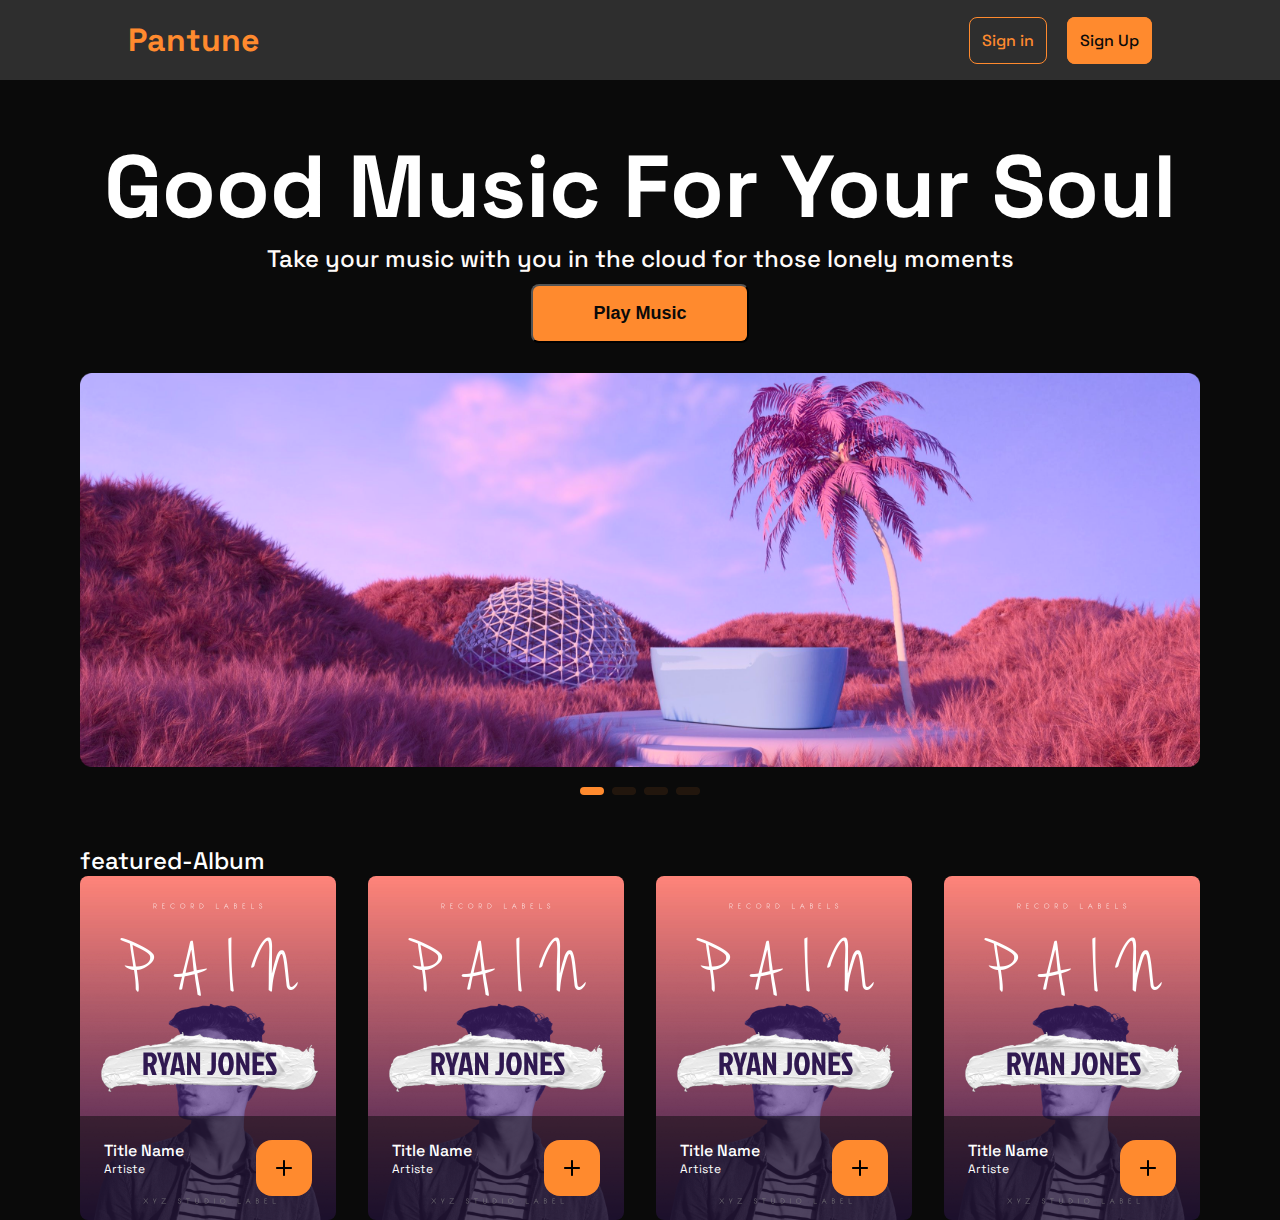
<file: index.html>
<!DOCTYPE html>
<html lang="en">
  <head>
    <meta charset="UTF-8" />
    <meta http-equiv="X-UA-Compatible" content="IE=edge" />
    <meta name="viewport" content="width=device-width, initial-scale=1.0" />
    <link rel="stylesheet" href="/styles/index.css" />
    <title>Pantunes</title>
  </head>

  <body>
    <nav class="nav-bar">
      <div class="nav-title">Pantune</div>
      <div class="nav-btn">
        <a href="/signin.html" class="btn-1">Sign in</a>
        <a class="btn-2" href="/signup.html">Sign Up </a>
      </div>
    </nav>
    <header class="heading-container">
      <div class="title-container">
        <h1 class="heading-text">Good Music For Your Soul</h1>
        <p class="heading-desc">
          Take your music with you in the cloud for those lonely moments
        </p>
      </div>
      <div class="btn-container">
        <button class="heading-btn">Play Music</button>
      </div>
    </header>
    <div class="slider-div">
      <img
        id="slide-image"
        class="slide-image"
        src="./images/Slider.png"
        alt="Slider-image"
      />
      <div id="indicator-container">
        <div class="active-slider"></div>
        <div class="slide-indicator"></div>
        <div class="slide-indicator"></div>
        <div class="slide-indicator"></div>
      </div>
    </div>
    <section id="featured-section">
      <div class="section-container">
        <div class="section-title">featured-Album</div>
        <div class="section-card">
          <div class="card-item">
            <div class="overlay">
              <div class="overlay-text">
                <p class="title">Title Name</p>
                <p class="artiste">Artiste</p>
              </div>
              <div class="overlay-icon">
                <svg
                  width="16"
                  height="16"
                  viewBox="0 0 16 16"
                  fill="none"
                  xmlns="http://www.w3.org/2000/svg"
                >
                  <path
                    d="M15 7H9V1C9 0.734784 8.89464 0.48043 8.70711 0.292893C8.51957 0.105357 8.26522 0 8 0C7.73478 0 7.48043 0.105357 7.29289 0.292893C7.10536 0.48043 7 0.734784 7 1V7H1C0.734784 7 0.48043 7.10536 0.292893 7.29289C0.105357 7.48043 0 7.73478 0 8C0 8.26522 0.105357 8.51957 0.292893 8.70711C0.48043 8.89464 0.734784 9 1 9H7V15C7 15.2652 7.10536 15.5196 7.29289 15.7071C7.48043 15.8946 7.73478 16 8 16C8.26522 16 8.51957 15.8946 8.70711 15.7071C8.89464 15.5196 9 15.2652 9 15V9H15C15.2652 9 15.5196 8.89464 15.7071 8.70711C15.8946 8.51957 16 8.26522 16 8C16 7.73478 15.8946 7.48043 15.7071 7.29289C15.5196 7.10536 15.2652 7 15 7Z"
                    fill="black"
                  />
                </svg>
              </div>
            </div>
          </div>
          <div class="card-item">
            <div class="overlay">
              <div class="overlay-text">
                <p class="title">Title Name</p>
                <p class="artiste">Artiste</p>
              </div>
              <div class="overlay-icon">
                <svg
                  width="16"
                  height="16"
                  viewBox="0 0 16 16"
                  fill="none"
                  xmlns="http://www.w3.org/2000/svg"
                >
                  <path
                    d="M15 7H9V1C9 0.734784 8.89464 0.48043 8.70711 0.292893C8.51957 0.105357 8.26522 0 8 0C7.73478 0 7.48043 0.105357 7.29289 0.292893C7.10536 0.48043 7 0.734784 7 1V7H1C0.734784 7 0.48043 7.10536 0.292893 7.29289C0.105357 7.48043 0 7.73478 0 8C0 8.26522 0.105357 8.51957 0.292893 8.70711C0.48043 8.89464 0.734784 9 1 9H7V15C7 15.2652 7.10536 15.5196 7.29289 15.7071C7.48043 15.8946 7.73478 16 8 16C8.26522 16 8.51957 15.8946 8.70711 15.7071C8.89464 15.5196 9 15.2652 9 15V9H15C15.2652 9 15.5196 8.89464 15.7071 8.70711C15.8946 8.51957 16 8.26522 16 8C16 7.73478 15.8946 7.48043 15.7071 7.29289C15.5196 7.10536 15.2652 7 15 7Z"
                    fill="black"
                  />
                </svg>
              </div>
            </div>
          </div>
          <div class="card-item">
            <div class="overlay">
              <div class="overlay-text">
                <p class="title">Title Name</p>
                <p class="artiste">Artiste</p>
              </div>
              <div class="overlay-icon">
                <svg
                  width="16"
                  height="16"
                  viewBox="0 0 16 16"
                  fill="none"
                  xmlns="http://www.w3.org/2000/svg"
                >
                  <path
                    d="M15 7H9V1C9 0.734784 8.89464 0.48043 8.70711 0.292893C8.51957 0.105357 8.26522 0 8 0C7.73478 0 7.48043 0.105357 7.29289 0.292893C7.10536 0.48043 7 0.734784 7 1V7H1C0.734784 7 0.48043 7.10536 0.292893 7.29289C0.105357 7.48043 0 7.73478 0 8C0 8.26522 0.105357 8.51957 0.292893 8.70711C0.48043 8.89464 0.734784 9 1 9H7V15C7 15.2652 7.10536 15.5196 7.29289 15.7071C7.48043 15.8946 7.73478 16 8 16C8.26522 16 8.51957 15.8946 8.70711 15.7071C8.89464 15.5196 9 15.2652 9 15V9H15C15.2652 9 15.5196 8.89464 15.7071 8.70711C15.8946 8.51957 16 8.26522 16 8C16 7.73478 15.8946 7.48043 15.7071 7.29289C15.5196 7.10536 15.2652 7 15 7Z"
                    fill="black"
                  />
                </svg>
              </div>
            </div>
          </div>
          <div class="card-item">
            <div class="overlay">
              <div class="overlay-text">
                <p class="title">Title Name</p>
                <p class="artiste">Artiste</p>
              </div>
              <div class="overlay-icon">
                <svg
                  width="16"
                  height="16"
                  viewBox="0 0 16 16"
                  fill="none"
                  xmlns="http://www.w3.org/2000/svg"
                >
                  <path
                    d="M15 7H9V1C9 0.734784 8.89464 0.48043 8.70711 0.292893C8.51957 0.105357 8.26522 0 8 0C7.73478 0 7.48043 0.105357 7.29289 0.292893C7.10536 0.48043 7 0.734784 7 1V7H1C0.734784 7 0.48043 7.10536 0.292893 7.29289C0.105357 7.48043 0 7.73478 0 8C0 8.26522 0.105357 8.51957 0.292893 8.70711C0.48043 8.89464 0.734784 9 1 9H7V15C7 15.2652 7.10536 15.5196 7.29289 15.7071C7.48043 15.8946 7.73478 16 8 16C8.26522 16 8.51957 15.8946 8.70711 15.7071C8.89464 15.5196 9 15.2652 9 15V9H15C15.2652 9 15.5196 8.89464 15.7071 8.70711C15.8946 8.51957 16 8.26522 16 8C16 7.73478 15.8946 7.48043 15.7071 7.29289C15.5196 7.10536 15.2652 7 15 7Z"
                    fill="black"
                  />
                </svg>
              </div>
            </div>
          </div>
        </div>
      </div>
    </section>
  </body>
  <script src="script.js"></script>
</html>
</file>
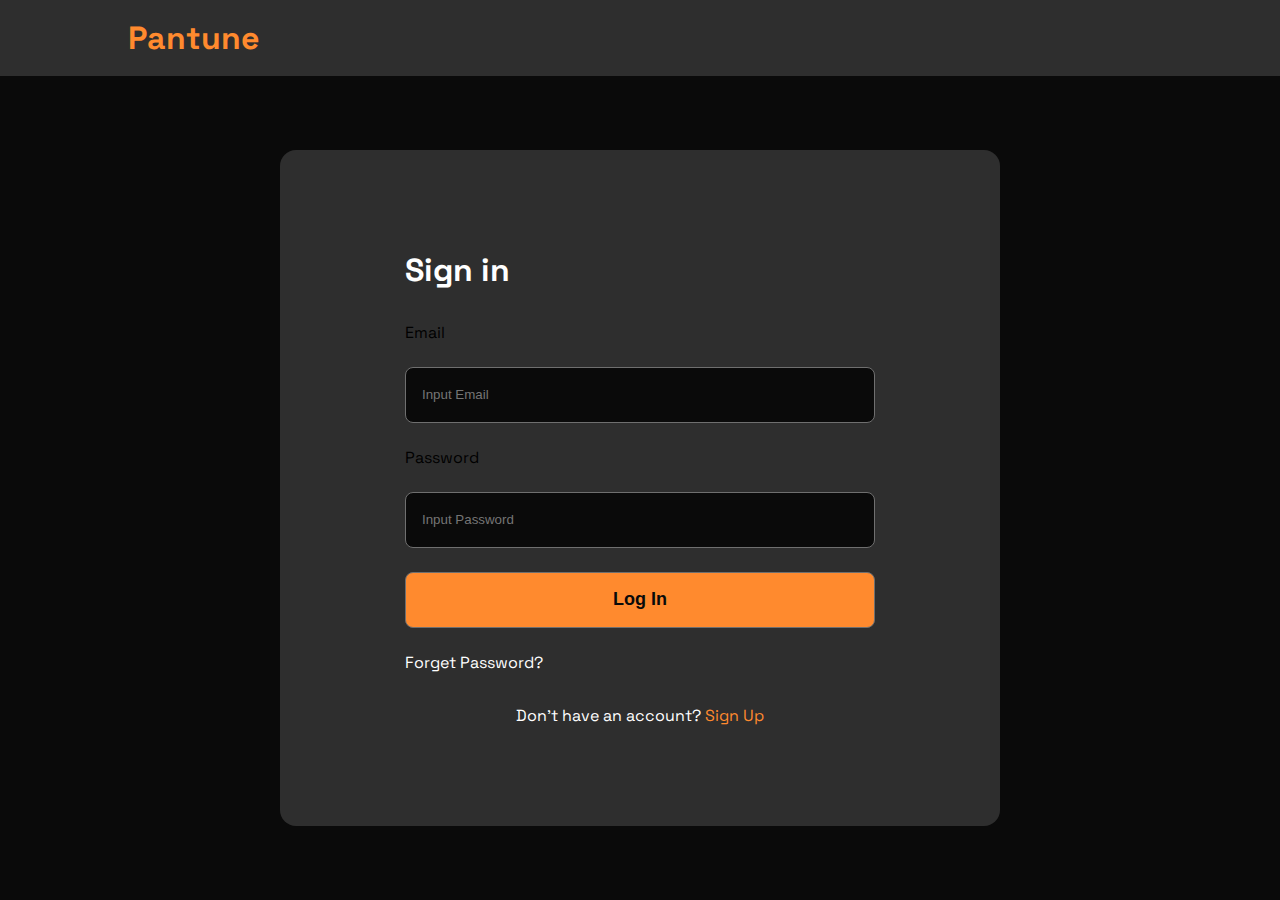
<file: signin.html>
<!DOCTYPE html>
<html lang="en">
  <head>
    <meta charset="UTF-8" />
    <meta http-equiv="X-UA-Compatible" content="IE=edge" />
    <meta name="viewport" content="width=device-width, initial-scale=1.0" />
    <link rel="stylesheet" href="/styles/signup.css" />
    <title>Document</title>
  </head>
  <body>
    <nav class="nav-bar">
      <div class="nav-title">Pantune</div>
    </nav>
    <main class="main-container">
      <div class="container-content">
        <div class="header-title">Sign in</div>
        <form>
          <div class="form-control">
            <p class="form-control">Email</p>
            <input
              type="email"
              name="email"
              id="email"
              placeholder="Input Email"
              required
            />
          </div>
          <div class="form-control">
            <p class="form-control">Password</p>
            <input
              type="password"
              name="Password"
              id="Password"
              placeholder="Input Password"
              required
            />
          </div>
          <div class="form-control">
            <input type="submit" value="Log In" />
          </div>
          <p class="forget-para">Forget Password?</p>

          <p class="create-link">
            Don't have an account? <a href="signup.html">Sign Up </a>
          </p>
        </form>
      </div>
    </main>
  </body>
  <script src="/styles/signin.css"></script>
</html>
</file>
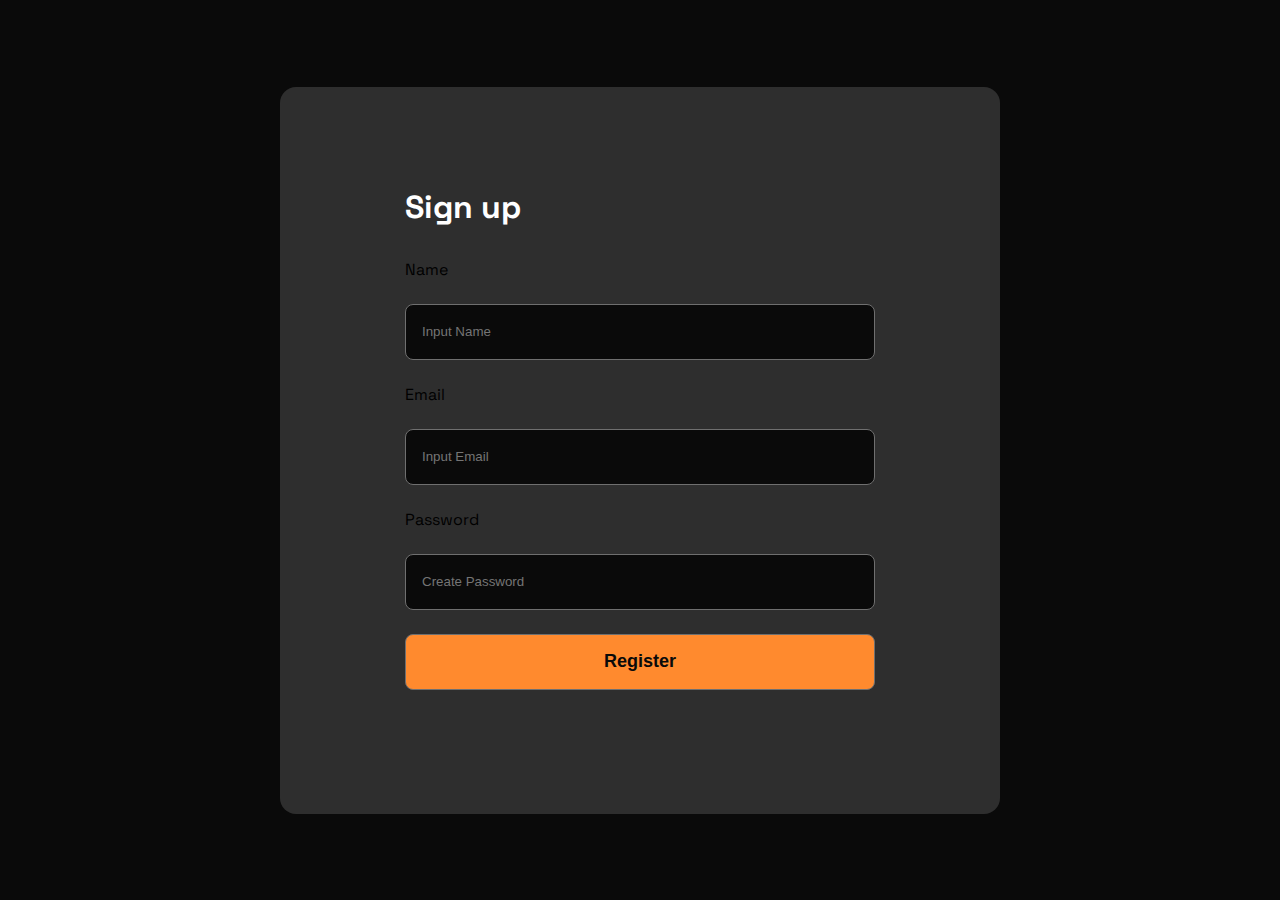
<file: signup.html>
<!DOCTYPE html>
<html lang="en">
<head>
    <meta charset="UTF-8">
    <meta http-equiv="X-UA-Compatible" content="IE=edge">
    <meta name="viewport" content="width=device-width, initial-scale=1.0">
    <title>Document</title>
    <link rel="stylesheet" href="/styles/signin.css" />
</head>
<body>
    <main class="main-container">
        <div class="container-content">
          <div class="header-title">Sign up</div>
          <form>
            <div class="form-control">
                <p class="form-control">Name</p>
                <input
                  type="Name"
                  name="Name"
                  id="Name"
                  placeholder="Input Name"
                  required
                />
              </div>
            <div class="form-control">
              <p class="form-control">Email</p>
              <input
                type="email"
                name="email"
                id="email"
                placeholder="Input Email"
                required
              />
            </div>
            <div class="form-control">
              <p class="form-control">Password</p>
              <input
                type="password"
                name="Password"
                id="Password"
                placeholder="Create Password"
                required
              />
            </div>
              <div class="form-control">
                  <input type="submit" value="Register" />
</body>
</html>
</file>
<file: styles/index.css>
@import url("https://fonts.googleapis.com/css2?family=Inter:wght@300;400;500;600;700;800;900&family=Space+Grotesk:wght@300;400;500;600;700&display=swap");
* {
  margin: 0;
  box-sizing: border-box;
}

body {
  font-family: "Space Grotesk", sans-serif;
  background-color: #0a0a0a;
}

.nav-bar {
  display: flex;
  background-color: #2e2e2e;
  justify-content: space-between;
  align-items: center;
  height: 5rem;
  padding: 1rem 8rem;
}

.nav-title {
  font-weight: 700;
  font-size: 2rem;
  color: #ff8a2e;
}

.nav-btn a {
  width: 4.75rem;
  height: 3rem;
  border-radius: 0.5rem;
  border: 1px solid #ff8a2e;
  font-weight: 500;
  font-size: 1rem;
  padding: 12px;
  text-decoration: none;
}

.btn-1 {
  background-color: #2e2e2e;
  color: #ff8a2e;
}

.btn-2 {
  background-color: #ff8a2e;
  color: #0a0a0a;
  margin-left: 1rem;
}

.heading-container {
  display: flex;
  flex-direction: column;
  align-items: center;
  text-align: center;
  margin-top: 50px;
}

.title-container {
  height: 9.625rem;
}

.heading-text {
  font-weight: 700;
  font-size: 5.5rem;
  color: #ffffff;
  text-align: center;
}

.heading-desc {
  font-weight: 500;
  font-size: 1.5rem;
  color: #fffbf9;
}

.heading-btn {
  background-color: #ff8a2e;
  width: 13.625rem;
  height: 3.6875rem;
  border-radius: 0.5rem;
  color: #0a0a0a;
  font-weight: 700;
  font-size: 1.125rem;
}

.slider-div {
  display: flex;
  align-items: center;
  justify-content: center;
  padding: 30px;
  flex-direction: column;
}

.slide-image {
  width: 70rem;
}

#indicator-container {
  display: flex;
  margin: 1rem;
}

.slide-indicator {
  background-color: #ff8a2e;
  opacity: 0.1;
  width: 1.5rem;
  height: 0.5rem;
  margin: 0.25rem;
  border-radius: 0.25rem;
}

.active-slider {
  background-color: #ff8a2e;
  width: 1.5rem;
  height: 0.5rem;
  margin: 0.25rem;
  border-radius: 0.25rem;
}

#featured-section {
  display: flex;
  align-items: center;
  justify-content: center;
}

.section-container {
  width: 70rem;
}

.section-card {
  display: flex;
  gap: 2rem;
}

.section-title {
  color: #ffffff;
  align-self: flex-start;
  font-weight: 500;
  font-size: 24px;
}

.card-item {
  display: flex;
  align-items: flex-end;
  background-image: url("../images/image\ 8.png");
  background-position: center;
  width: 21.5rem;
  height: 21.5rem;
  border-radius: 0.5rem;
}

.overlay {
  display: flex;
  justify-content: space-between;
  padding: 24px;
  background: rgba(10, 10, 10, 0.5);
  width: 100%;
}

.overlay-icon {
  display: flex;
  justify-content: center;
  align-items: center;
  background-color: #ff8a2e;
  width: 3.5rem;
  height: 3.5rem;
  border-radius: 1rem;
}

.title {
  font-size: 1rem;
  font-weight: 500;
  color: #ffffff;
}

.artiste {
  font-weight: 400;
  font-size: 12px;
  color: #ffffff;
}
</file>
<file: styles/signup.css>
@import url("https://fonts.googleapis.com/css2?family=Inter:wght@300;400;500;600;700;800;900&family=Space+Grotesk:wght@300;400;500;600;700&display=swap");
* {
  margin: 0;
  box-sizing: border-box;
}

body {
  display: flex;
  flex-direction: column;
  background-color: #0a0a0a;
  font-family: "Space Grotesk", sans-serif;
  height: 100vh;
}

.nav-bar {
  display: flex;
  background-color: #2e2e2e;
  justify-content: space-between;
  align-items: center;
  height: 5rem;
  padding: 1rem 8rem;
}

.nav-title {
  font-weight: 700;
  font-size: 2rem;
  color: #ff8a2e;
}

.btn-1 {
  background-color: #2e2e2e;
  color: #ff8a2e;
  color: none;
}

.main-container {
  display: flex;
  justify-content: center;
  align-items: center;
  height: 100%;
}

.container-content {
  width: 45rem;
  background-color: #2e2e2e;
  border-radius: 1rem;
  padding: 100px 125px;
}

.header-title {
  font-weight: 700;
  font-size: 2rem;
  align-self: flex-start;
  margin: 0 0 32px 0;
  color: #ffffff;
}

form-title {
  font-weight: 500;
  font-size: 1rem;
  color: #ffffff;
  margin: 0 0 8psx 0;
}

.form-control {
  margin: 0 0 24px 0;
}

.form-control input {
  border-radius: 0.5rem;
  width: 29.375rem;
  height: 3.5rem;
  color: #ffffff;
  background-color: #0a0a0a;
  border: 1px solid #6f6f6f;
  padding: 1rem;
}

input[type="submit"] {
  background-color: #ff8a2e;
  color: #0a0a0a;
  font-weight: 600;
  font-size: 18px;
}

.forget-para {
  color: #ffffff;
  font-weight: 400;
  margin: 0 0 32px 0;
}

.create-link {
  color: #ffffff;
  font-weight: 400;
  text-align: center;
}

.create-link a {
  text-decoration: none;
  color: #ff8a2e;
}

@media screen and (max-width: 1728px) {
} ;
</file>
<file: styles/signin.css>
@import url("https://fonts.googleapis.com/css2?family=Inter:wght@300;400;500;600;700;800;900&family=Space+Grotesk:wght@300;400;500;600;700&display=swap");
* {
  margin: 0;
  box-sizing: border-box;
}

body {
  display: flex;
  flex-direction: column;
  background-color: #0a0a0a;
  font-family: "Space Grotesk", sans-serif;
  height: 100vh;
}

.nav-bar {
  display: flex;
  background-color: #2e2e2e;
  justify-content: space-between;
  align-items: center;
  height: 5rem;
  padding: 1rem 8rem;
}

.nav-title {
  font-weight: 700;
  font-size: 2rem;
  color: #ff8a2e;
}

.btn-1 {
  background-color: #2e2e2e;
  color: #ff8a2e;
  color: none;
}

.main-container {
  display: flex;
  justify-content: center;
  align-items: center;
  height: 100%;
}

.container-content {
  width: 45rem;
  background-color: #2e2e2e;
  border-radius: 1rem;
  padding: 100px 125px;
}

.header-title {
  font-weight: 700;
  font-size: 2rem;
  align-self: flex-start;
  margin: 0 0 32px 0;
  color: #ffffff;
}

form-title {
  font-weight: 500;
  font-size: 1rem;
  color: #ffffff;
  margin: 0 0 8psx 0;
}

.form-control {
  margin: 0 0 24px 0;
}

.form-control input {
  border-radius: 0.5rem;
  width: 29.375rem;
  height: 3.5rem;
  color: #ffffff;
  background-color: #0a0a0a;
  border: 1px solid #6f6f6f;
  padding: 1rem;
}

input[type="submit"] {
  background-color: #ff8a2e;
  color: #0a0a0a;
  font-weight: 600;
  font-size: 18px;
}

.forget-para {
  color: #ffffff;
  font-weight: 400;
  margin: 0 0 32px 0;
}

.create-link {
  color: #ffffff;
  font-weight: 400;
  text-align: center;
}

.create-link a {
  text-decoration: none;
  color: #ff8a2e;
}

@media screen and (max-width: 1728px) {
} ;
</file>
